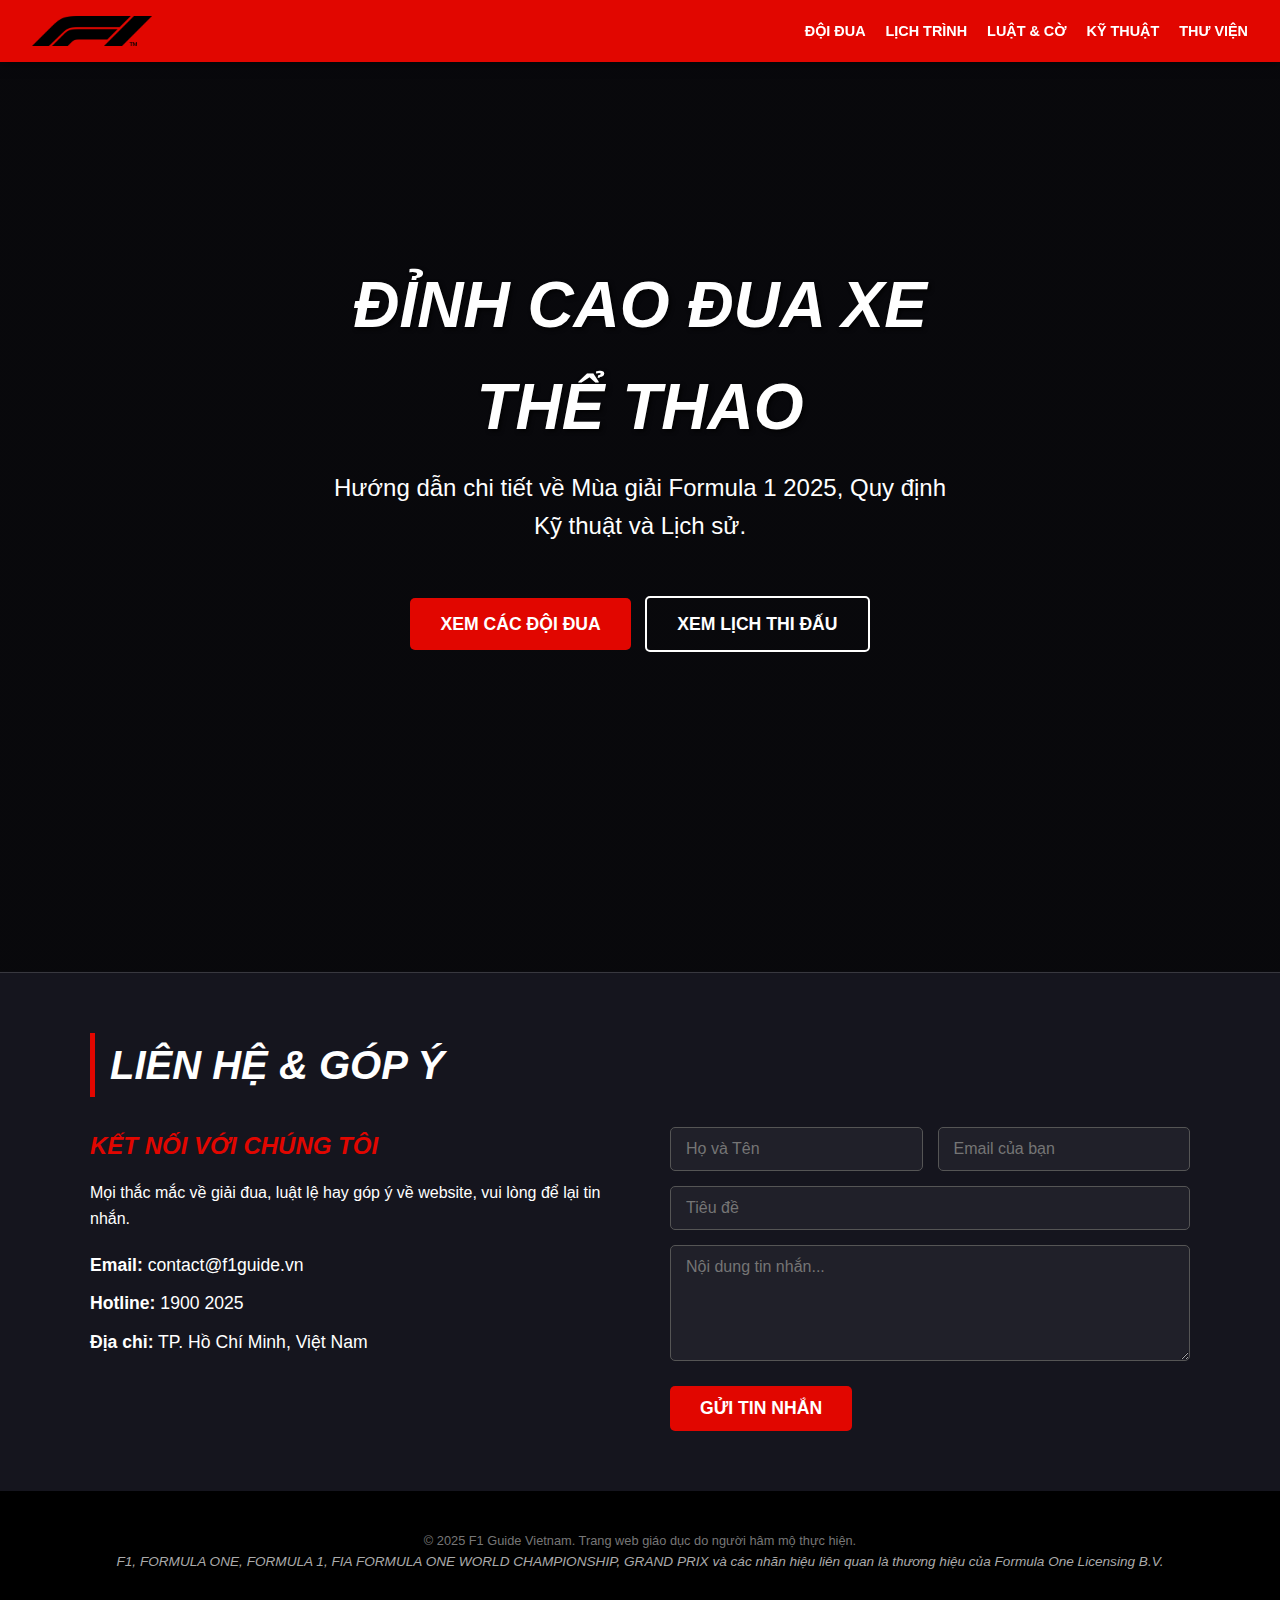
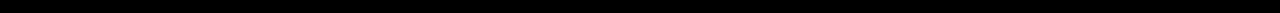
<file: index.html>
<!DOCTYPE html>
<html lang="vi">
<head>
    <meta charset="UTF-8">
    <meta name="viewport" content="width=device-width, initial-scale=1.0">
    <title>Trang Chủ - F1</title>
    <link rel="stylesheet" href="style.css">
</head>
<body>
<div id="global-nav"></div>

    <header>
        <h1>Đỉnh Cao Đua Xe Thể Thao</h1>
        <p>Hướng dẫn chi tiết về Mùa giải Formula 1 2025, Quy định Kỹ thuật và Lịch sử.</p>
        <div style="margin-top: 20px;">
            <a href="teams.html" class="btn">Xem Các Đội Đua</a>
            <a href="calendar.html" class="btn" id="btn2" >Xem Lịch Thi Đấu</a>
        </div>
    </header> <div id="global-footer"></div>
    <script src="/JS/main.js"></script>


</body>
</html>
</file>
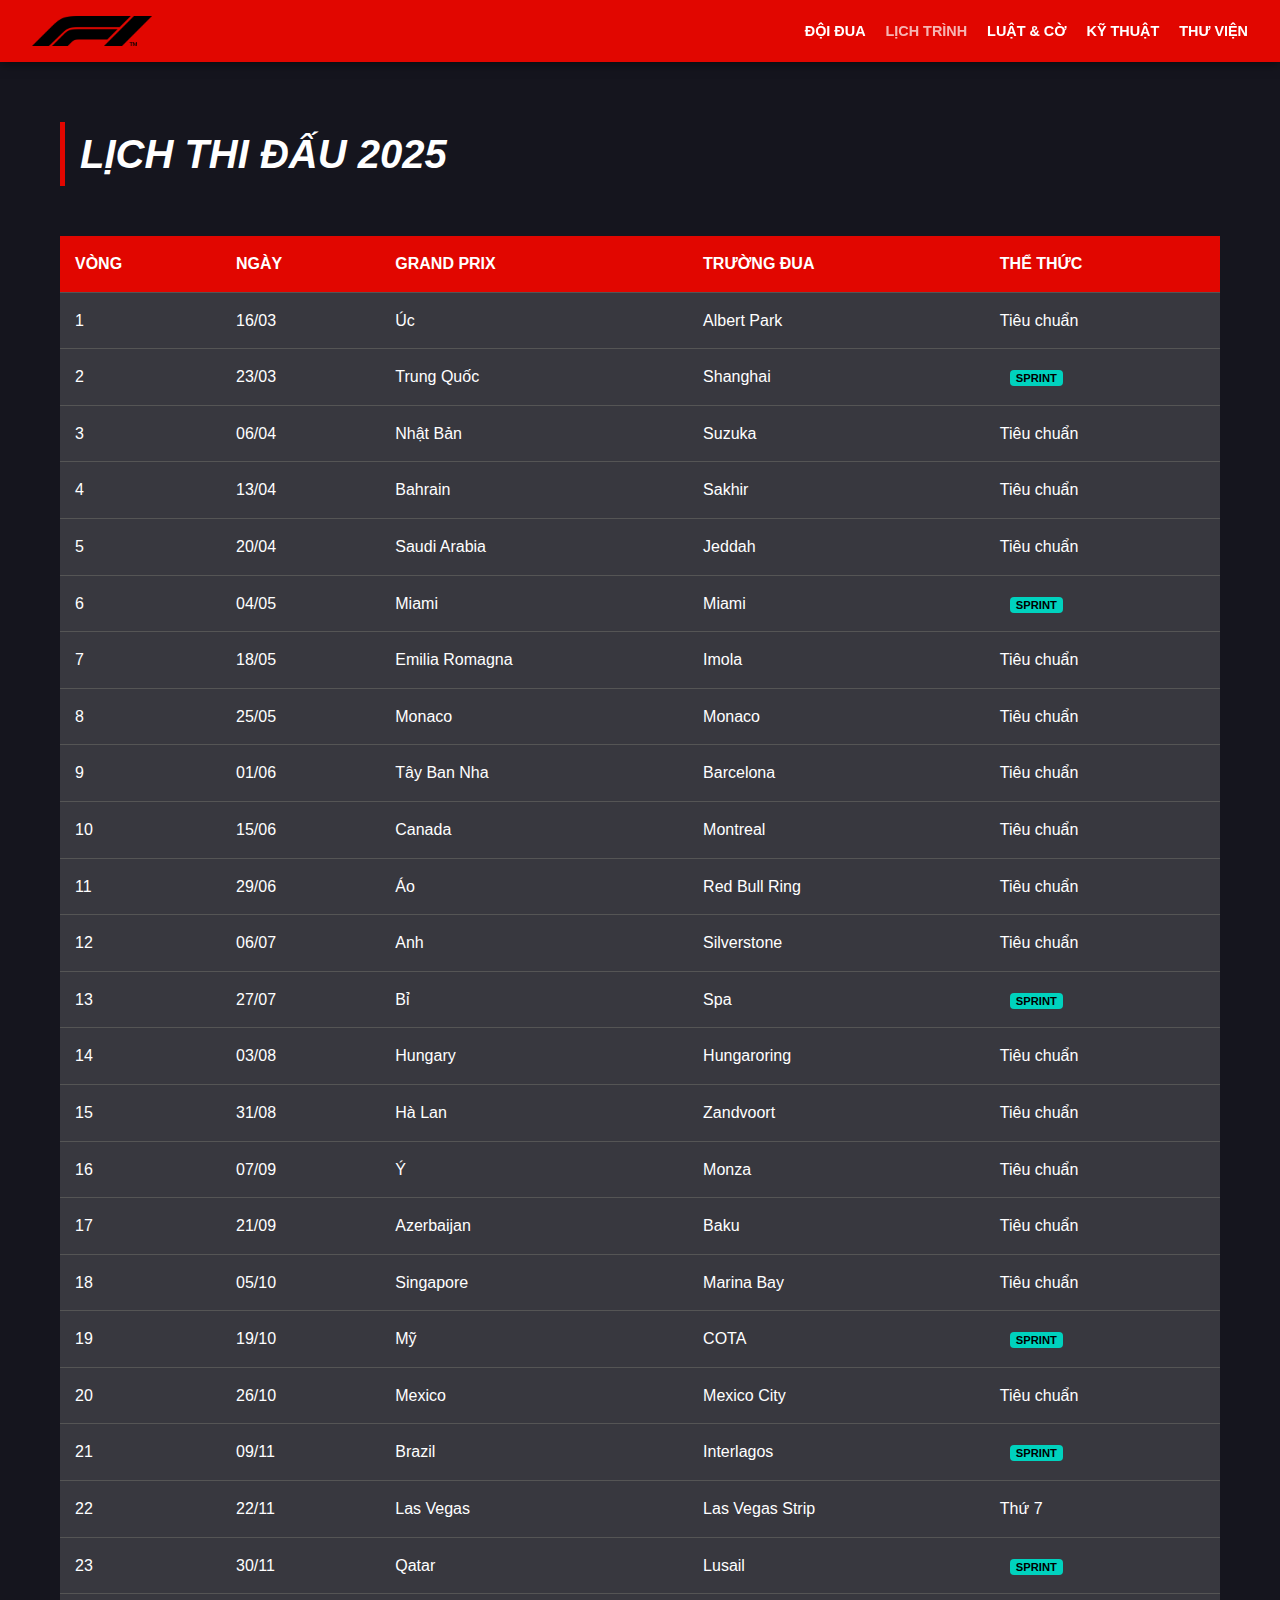
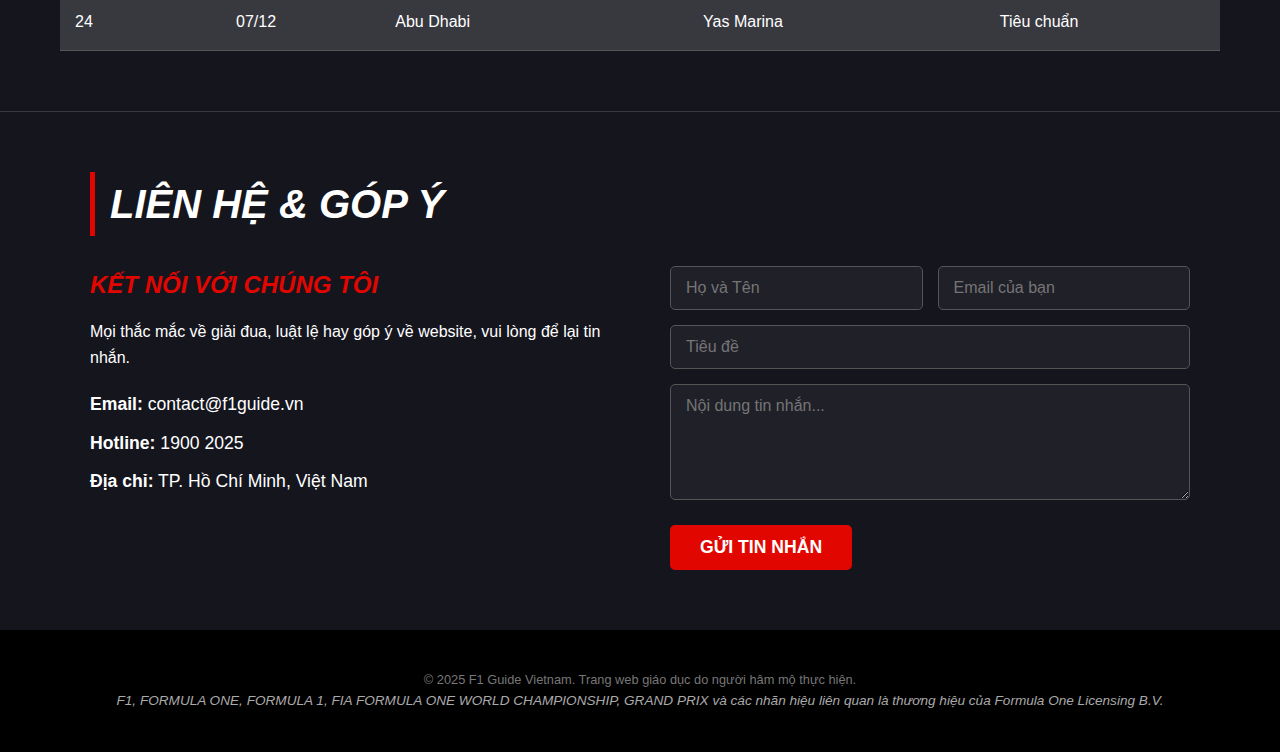
<file: calendar.html>
<!DOCTYPE html>
<html lang="vi">
<head>
    <meta charset="UTF-8">
    <title>Lịch Thi Đấu 2025 - F1</title>
    <link rel="stylesheet" href="style.css">
</head>
<body>
    <div id="global-nav"></div>

    <main>
        <h2>Lịch Thi Đấu 2025</h2>
        <div style="overflow-x:auto;">
            <table>
                <thead><tr><th>Vòng</th><th>Ngày</th><th>Grand Prix</th><th>Trường Đua</th><th>Thể Thức</th></tr></thead>
                <tbody>
                    <tr><td>1</td><td>16/03</td><td>Úc</td><td>Albert Park</td><td>Tiêu chuẩn</td></tr>
                    <tr><td>2</td><td>23/03</td><td>Trung Quốc</td><td>Shanghai</td><td><span class="sprint-badge">SPRINT</span></td></tr>
                    <tr><td>3</td><td>06/04</td><td>Nhật Bản</td><td>Suzuka</td><td>Tiêu chuẩn</td></tr>
                    <tr><td>4</td><td>13/04</td><td>Bahrain</td><td>Sakhir</td><td>Tiêu chuẩn</td></tr>
                    <tr><td>5</td><td>20/04</td><td>Saudi Arabia</td><td>Jeddah</td><td>Tiêu chuẩn</td></tr>
                    <tr><td>6</td><td>04/05</td><td>Miami</td><td>Miami</td><td><span class="sprint-badge">SPRINT</span></td></tr>
                    <tr><td>7</td><td>18/05</td><td>Emilia Romagna</td><td>Imola</td><td>Tiêu chuẩn</td></tr>
                    <tr><td>8</td><td>25/05</td><td>Monaco</td><td>Monaco</td><td>Tiêu chuẩn</td></tr>
                    <tr><td>9</td><td>01/06</td><td>Tây Ban Nha</td><td>Barcelona</td><td>Tiêu chuẩn</td></tr>
                    <tr><td>10</td><td>15/06</td><td>Canada</td><td>Montreal</td><td>Tiêu chuẩn</td></tr>
                    <tr><td>11</td><td>29/06</td><td>Áo</td><td>Red Bull Ring</td><td>Tiêu chuẩn</td></tr>
                    <tr><td>12</td><td>06/07</td><td>Anh</td><td>Silverstone</td><td>Tiêu chuẩn</td></tr>
                    <tr><td>13</td><td>27/07</td><td>Bỉ</td><td>Spa</td><td><span class="sprint-badge">SPRINT</span></td></tr>
                    <tr><td>14</td><td>03/08</td><td>Hungary</td><td>Hungaroring</td><td>Tiêu chuẩn</td></tr>
                    <tr><td>15</td><td>31/08</td><td>Hà Lan</td><td>Zandvoort</td><td>Tiêu chuẩn</td></tr>
                    <tr><td>16</td><td>07/09</td><td>Ý</td><td>Monza</td><td>Tiêu chuẩn</td></tr>
                    <tr><td>17</td><td>21/09</td><td>Azerbaijan</td><td>Baku</td><td>Tiêu chuẩn</td></tr>
                    <tr><td>18</td><td>05/10</td><td>Singapore</td><td>Marina Bay</td><td>Tiêu chuẩn</td></tr>
                    <tr><td>19</td><td>19/10</td><td>Mỹ</td><td>COTA</td><td><span class="sprint-badge">SPRINT</span></td></tr>
                    <tr><td>20</td><td>26/10</td><td>Mexico</td><td>Mexico City</td><td>Tiêu chuẩn</td></tr>
                    <tr><td>21</td><td>09/11</td><td>Brazil</td><td>Interlagos</td><td><span class="sprint-badge">SPRINT</span></td></tr>
                    <tr><td>22</td><td>22/11</td><td>Las Vegas</td><td>Las Vegas Strip</td><td>Thứ 7</td></tr>
                    <tr><td>23</td><td>30/11</td><td>Qatar</td><td>Lusail</td><td><span class="sprint-badge">SPRINT</span></td></tr>
                    <tr><td>24</td><td>07/12</td><td>Abu Dhabi</td><td>Yas Marina</td><td>Tiêu chuẩn</td></tr>
                </tbody>
            </table>
        </div>
    </main>
<div id="global-footer"></div>
    <script src="JS/main.js"></script>
</body>
</html>
</file>
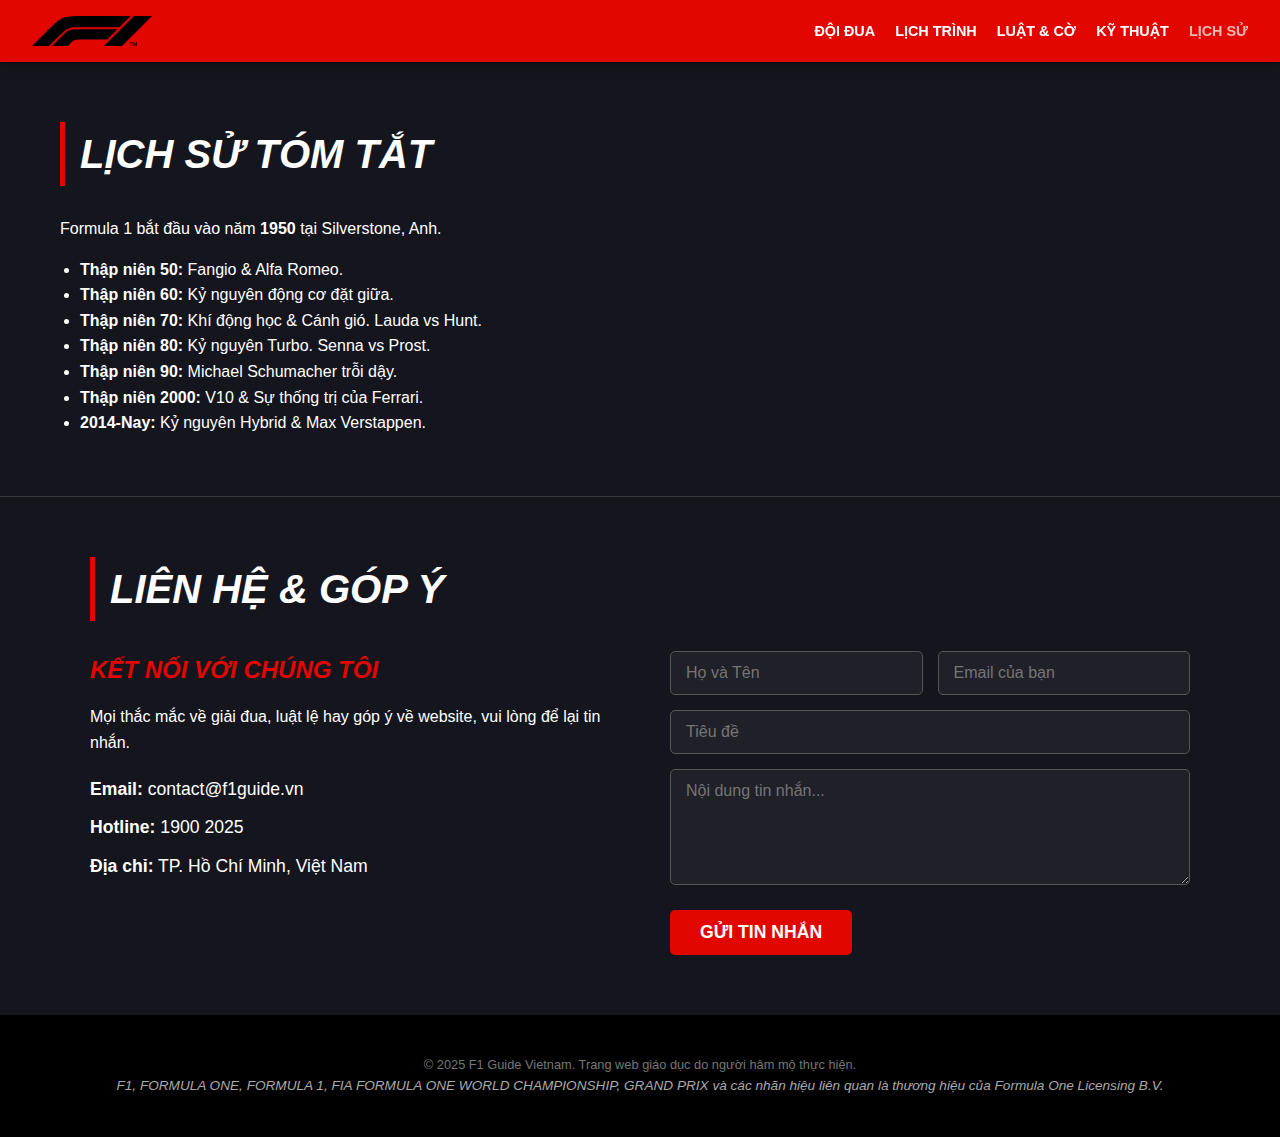
<file: history.html>
<!DOCTYPE html>
<html lang="vi">
<head>
    <meta charset="UTF-8">
    <title>Lịch Sử - F1 Guide</title>
    <link rel="stylesheet" href="style.css">
</head>
<body>
    <nav>
        <a href="index.html" class="logo-container">
            <img class="f1-logo-svg" src="/asset/img/F1.svg.png" alt="F1 Logo">
            <div class="logo"></div>
        </a>
        <ul>
            <li><a href="teams.html">Đội Đua</a></li>
            <li><a href="calendar.html">Lịch Trình</a></li>
            <li><a href="rules.html">Luật & Cờ</a></li>
            <li><a href="tech.html">Kỹ Thuật</a></li>
            <li><a href="history.html" class="active">Lịch Sử</a></li>
        </ul>
    </nav>

    <main>
        <h2>Lịch Sử Tóm Tắt</h2>
        <p>Formula 1 bắt đầu vào năm <strong>1950</strong> tại Silverstone, Anh.</p>
        <ul style="margin-left: 20px; margin-top: 15px;">
            <li><strong>Thập niên 50:</strong> Fangio & Alfa Romeo.</li>
            <li><strong>Thập niên 60:</strong> Kỷ nguyên động cơ đặt giữa.</li>
            <li><strong>Thập niên 70:</strong> Khí động học & Cánh gió. Lauda vs Hunt.</li>
            <li><strong>Thập niên 80:</strong> Kỷ nguyên Turbo. Senna vs Prost.</li>
            <li><strong>Thập niên 90:</strong> Michael Schumacher trỗi dậy.</li>
            <li><strong>Thập niên 2000:</strong> V10 & Sự thống trị của Ferrari.</li>
            <li><strong>2014-Nay:</strong> Kỷ nguyên Hybrid & Max Verstappen.</li>
        </ul>
    </main>
<div id="global-footer"></div>
    <script src="/asset/JS/main.js"></script>
</body>
</html>
</file>
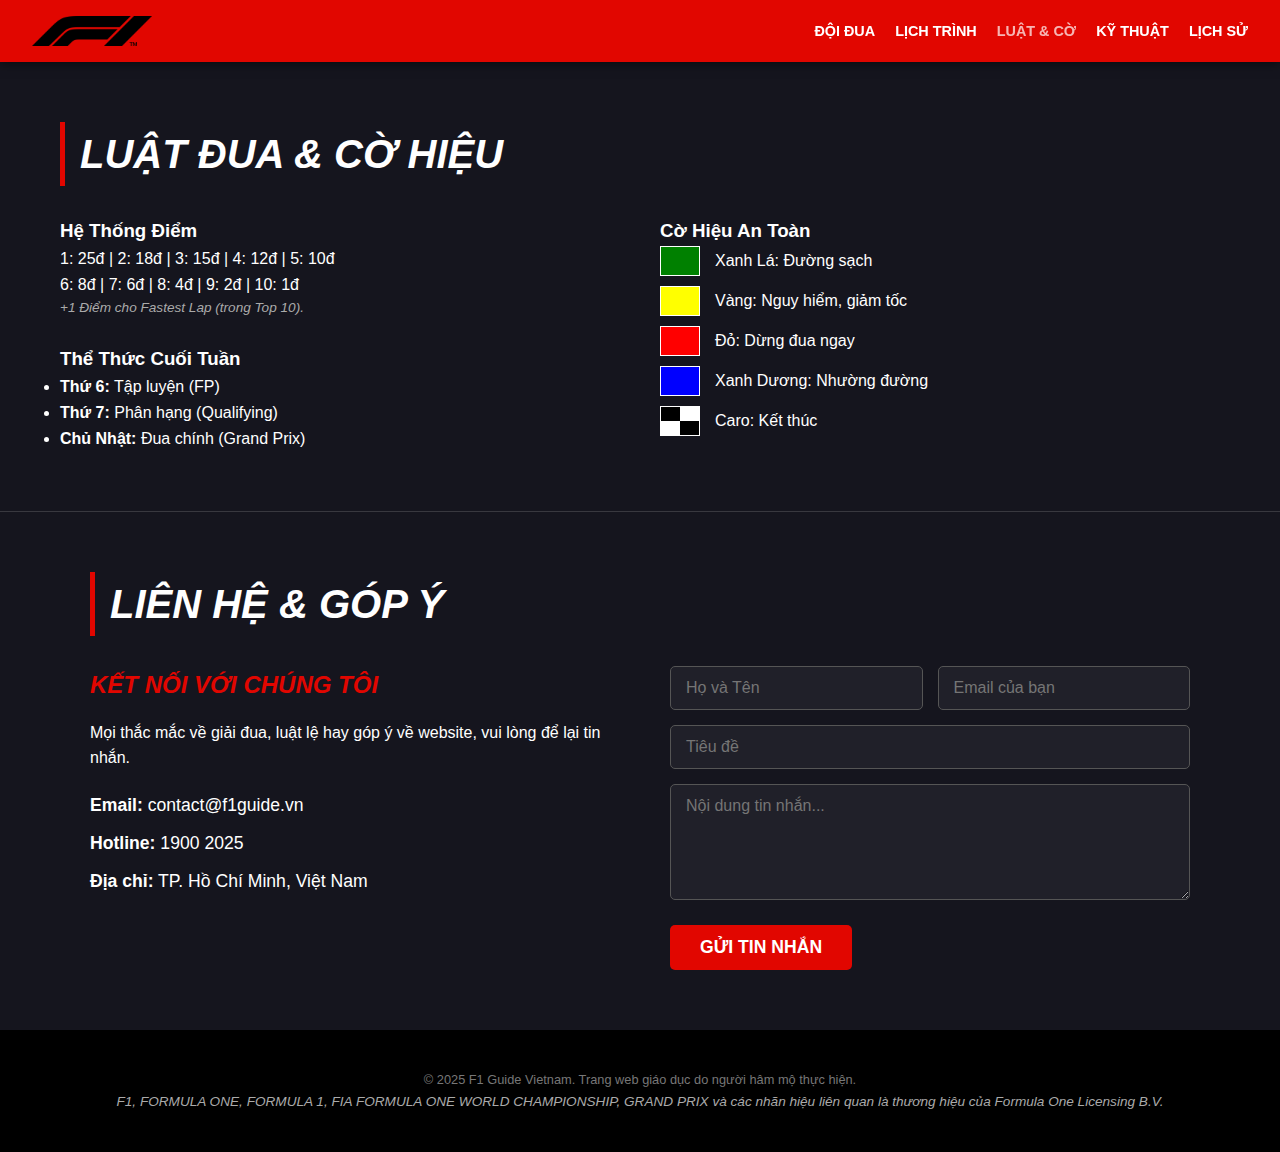
<file: rules.html>
<!DOCTYPE html>
<html lang="vi">
<head>
    <meta charset="UTF-8">
    <title>Luật Lệ - F1 Guide</title>
    <link rel="stylesheet" href="style.css">
</head>
<body>
    <nav>
        <a href="index.html" class="logo-container">
            <img class="f1-logo-svg" src="/asset/img/F1.svg.png" alt="F1 Logo">
            <div class="logo"></div>
        </a>
        <ul>
            <li><a href="teams.html">Đội Đua</a></li>
            <li><a href="calendar.html">Lịch Trình</a></li>
            <li><a href="rules.html" class="active">Luật & Cờ</a></li>
            <li><a href="tech.html">Kỹ Thuật</a></li>
            <li><a href="history.html">Lịch Sử</a></li>
        </ul>
    </nav>

    <main>
        <h2>Luật Đua & Cờ Hiệu</h2>
        <div class="rules-grid">
            <div>
                <h3>Hệ Thống Điểm</h3>
                <p>1: 25đ | 2: 18đ | 3: 15đ | 4: 12đ | 5: 10đ <br> 6: 8đ | 7: 6đ | 8: 4đ | 9: 2đ | 10: 1đ</p>
                <p class="note">+1 Điểm cho Fastest Lap (trong Top 10).</p>
                <br>
                <h3>Thể Thức Cuối Tuần</h3>
                <ul>
                    <li><strong>Thứ 6:</strong> Tập luyện (FP)</li>
                    <li><strong>Thứ 7:</strong> Phân hạng (Qualifying)</li>
                    <li><strong>Chủ Nhật:</strong> Đua chính (Grand Prix)</li>
                </ul>
            </div>
            <div>
                <h3>Cờ Hiệu An Toàn</h3>
                <div class="flag-item"><div class="flag-icon" style="background:green;"></div><span>Xanh Lá: Đường sạch</span></div>
                <div class="flag-item"><div class="flag-icon" style="background:yellow;"></div><span>Vàng: Nguy hiểm, giảm tốc</span></div>
                <div class="flag-item"><div class="flag-icon" style="background:red;"></div><span>Đỏ: Dừng đua ngay</span></div>
                <div class="flag-item"><div class="flag-icon" style="background:blue;"></div><span>Xanh Dương: Nhường đường</span></div>
                <div class="flag-item"><div class="flag-icon" style="background:conic-gradient(#fff 90deg, #000 90deg 180deg, #fff 180deg 270deg, #000 270deg);"></div><span>Caro: Kết thúc</span></div>
            </div>
        </div>
    </main>
<div id="global-footer"></div>
    <script src="/asset/JS/main.js"></script>
</body>
</html>
</file>
<file: style.css>
:root {
    --f1-red: #e10600;
    --f1-dark: #15151e;
    --f1-gray: #38383f;
    --text-color: #ffffff;
}

* {
    box-sizing: border-box;
    margin: 0;
    padding: 0;
    font-family: 'Titillium Web', 'Segoe UI', Roboto, Helvetica, Arial, sans-serif;
}

body {
    background-color: var(--f1-dark);
    color: var(--text-color);
    line-height: 1.6;
    display: flex;
    flex-direction: column;
    min-height: 100vh;

    
    
    display: flex;
    flex-direction: column;
    min-height: 100vh; 
}


nav {
    background-color: var(--f1-red);
    padding: 1rem 2rem;
    position: sticky;
    top: 0;
    z-index: 1000;
    display: flex;
    justify-content: space-between;
    align-items: center;
    box-shadow: 0 2px 10px rgba(0,0,0,0.5);
}

nav .logo-container {
    display: flex;
    align-items: center;
    gap: 10px;
    text-decoration: none;
}

nav .f1-logo-svg {
    height: 30px;
    width: auto;
    filter: brightness(0%);
    fill: white;
}

nav .logo {
    font-size: 1.8rem;
    font-weight: 900;
    font-style: italic;
    letter-spacing: -1px;
    color: white;
}

nav ul {
    list-style: none;
    display: flex;
    gap: 20px;
}

nav a {
    color: white;
    text-decoration: none;
    font-weight: 600;
    text-transform: uppercase;
    font-size: 0.9rem;
    transition: opacity 0.3s;
}

nav a:hover, nav a.active {
    opacity: 0.7;
}
header, main {
    flex: 1; 
    width: 100%;
}

header {
    background: linear-gradient(rgba(0,0,0,0.6), rgba(0,0,0,0.6)), url('https://media.giphy.com/media/v1.Y2lkPTc5MGI3NjExbm1keW43OWlmYTNmOGg4dGs1ZjVkM3NiOWlsYjlkZmJ6enE2ZTc1OCZlcD12MV9naWZzX3NlYXJjaCZjdD1n/UzvlLpSulVBn7ZIucS/giphy.gif');
    background-size: cover;
    background-position: center;
    display: flex;

    flex-direction: column;
    justify-content: center;
    align-items: center;
    text-align: center;
    padding-top: 15% ; 
    padding-bottom: 25%;
    padding-left: 25%;
    padding-right: 25%;
}

header h1 {
    font-size: 4rem;
    text-transform: uppercase;
    font-style: italic;
    margin-bottom: 10px;
    text-shadow: 2px 2px 4px rgba(0,0,0,0.8);
}

header p {
    font-size: 1.5rem;
    max-width: 800px;
    margin-bottom: 30px;
}

.btn {
    background-color: var(--f1-red);
    color: white;
    padding: 12px 30px;
    border: none;
    border-radius: 5px;
    font-size: 1.1rem;
    cursor: pointer;
    text-transform: uppercase;
    font-weight: bold;
    text-decoration: none;
    transition: background 0.3s;
    display: inline-block;
}
#btn2{
    background-color: transparent; border: 2px solid white; margin-left: 10px;
}

.btn:hover { background-color: #b30500; }


main {
    padding: 60px 20px;
    max-width: 1200px;
    margin: 0 auto;
    width: 100%;
    flex: 1;
}

h2 {
    font-size: 2.5rem;
    margin-bottom: 30px;
    border-left: 5px solid var(--f1-red);
    padding-left: 15px;
    text-transform: uppercase;
    font-style: italic;
}


.grid-container {
    display: grid;
    grid-template-columns: repeat(auto-fit, minmax(300px, 1fr));
    gap: 20px;
}

.team-card {
    background-color: var(--f1-gray);
    border-radius: 10px;
    padding: 20px;
    border-top: 3px solid var(--team-color, #fff);
}

.driver {
    display: flex;
    justify-content: space-between;
    margin: 5px 0;
    padding: 5px 0;
    border-bottom: 1px solid #555;
}


table {
    width: 100%;
    border-collapse: collapse;
    margin-top: 20px;
    background-color: var(--f1-gray);
}

th, td { padding: 15px; text-align: left; border-bottom: 1px solid #555; }
th { background-color: var(--f1-red); text-transform: uppercase; }
tr:hover { background-color: #444; }
.sprint-badge { background-color: #00d2be; color: #000; font-size: 0.7rem; padding: 2px 6px; border-radius: 4px; font-weight: bold; margin-left: 10px; }


.rules-grid {
    display: grid;
    grid-template-columns: repeat(auto-fit, minmax(400px, 1fr));
    gap: 40px;
}

.flag-item { display: flex; align-items: center; width: 100%; margin-bottom: 10px; }
.flag-icon { width: 40px; height: 30px; margin-right: 15px; border: 1px solid #fff; }


.tyre-row { display: flex; gap: 20px; margin-top: 20px; flex-wrap: wrap; }
.tyre {
    width: 80px; height: 80px; border-radius: 50%; border: 8px solid;
    display: flex; justify-content: center; align-items: center;
    font-weight: bold; text-align: center; font-size: 0.8rem;
}
.tyre.c1, .tyre.c2, .tyre.c3 { border-color: white; }
.tyre.c3-med, .tyre.c4 { border-color: yellow; color: yellow; }
.tyre.c5, .tyre.c6 { border-color: var(--f1-red); color: var(--f1-red); }
.tyre.wet { border-color: blue; color: blue; }
.tyre.inter { border-color: green; color: green; }

footer {
    text-align: center;
    padding: 40px;
    background-color: #000;
    color: #777;
    font-size: 0.8rem;
    margin-top: auto;
}
.note { font-size: 0.85rem; color: #aaa; font-style: italic; }

@media (max-width: 768px) {
    header h1 { font-size: 2.5rem; }
    nav ul { display: none; } 
    .rules-grid { grid-template-columns: 1fr; }
}

.driver-grid {
    display: flex;            
    overflow-x: auto;          
    gap: 20px;                
    padding: 20px 0;
    
    
    scroll-snap-type: x mandatory; 
    -webkit-overflow-scrolling: touch; 

    
    scrollbar-width: none;      
}


.driver-grid::-webkit-scrollbar {
    display: none;
}


.driver-card {
    
    flex: 0 0 auto;
    
    width: 280px;      
    height: 380px;     
    
    position: relative;
    border-radius: 15px;
    overflow: hidden;
    background-color: var(--team-color);
    cursor: pointer;
    transition: transform 0.3s ease;
    
    
    scroll-snap-align: center; 
    
    
    background-image: linear-gradient(
        135deg,
        rgba(0, 0, 0, 0.15) 25%,
        transparent 25%,
        transparent 50%,
        rgba(0, 0, 0, 0.15) 50%,
        rgba(0, 0, 0, 0.15) 75%,
        transparent 75%,
        transparent
    );
    background-size: 40px 40px;
}

.driver-card:hover {
    transform: scale(1.05); 
    z-index: 2;
}



.driver-number-bg {
    position: absolute;
    top: -10px;
    right: 10px;
    font-size: 5rem;
    font-weight: 900;
    color: rgba(0, 0, 0, 0.1);
    font-style: italic;
    z-index: 1;
}

.driver-image {
    width: 100%;
    height: 100%;
    object-fit: cover;
    object-position: top center;
    position: absolute;
    top: 0;
    left: 0;
    z-index: 2;
    mask-image: linear-gradient(to bottom, black 70%, transparent 100%); 
    -webkit-mask-image: linear-gradient(to bottom, black 70%, transparent 100%);
    transition: transform 0.3s;
}

.driver-info {
    position: absolute;
    bottom: 20px;
    left: 20px;
    z-index: 3;
    color: white;
    line-height: 1;
    text-shadow: 2px 2px 4px rgba(0,0,0,0.8);
    pointer-events: none; 
}

.driver-firstname {
    display: block;
    font-size: 1.1rem;
    font-weight: 400;
    margin-bottom: 5px;
    opacity: 0.9;
}

.driver-lastname {
    display: block;
    font-size: 1.8rem;
    font-weight: 900;
    text-transform: uppercase;
    font-style: italic;
}

.driver-grid-container {
    position: relative;
    display: flex;
    align-items: center;
}

.driver-grid {
    display: flex;
    overflow-x: auto;
    scroll-behavior: smooth;
    -ms-overflow-style: none;  
    scrollbar-width: none;  
    gap: 20px;
    padding: 10px 0;
}

.driver-grid::-webkit-scrollbar {
    display: none; 
}

.scroll-btn {
    position: absolute;
    top: 50%;
    transform: translateY(-50%);
    background-color: rgba(0, 0, 0, 0.5);
    color: white;
    border: none;
    border-radius: 50%;
    width: 40px;
    height: 40px;
    font-size: 24px;
    cursor: pointer;
    z-index: 10;
    display: flex;
    justify-content: center;
    align-items: center;
}

.scroll-btn.left {
    left: -20px;
}

.scroll-btn.right {
    right: -20px;
}

.scroll-btn:hover {
    background-color: rgba(0, 0, 0, 0.8);
}
 



.contact-wrapper {
    display: grid;
    grid-template-columns: 1fr 1fr;
    gap: 50px;
    margin-top: 20px;
}


.contact-info h3 {
    font-size: 1.5rem;
    color: var(--f1-red);
    margin-bottom: 15px;
    text-transform: uppercase;
    font-style: italic;
}

.contact-list {
    list-style: none;
    margin-top: 20px;
}

.contact-list li {
    margin-bottom: 10px;
    font-size: 1.1rem;
}


.contact-form {
    display: flex;
    flex-direction: column;
    gap: 15px;
}


.input-group {
    display: flex;
    gap: 15px;
}


.contact-form input,
.contact-form textarea {
    width: 100%;
    padding: 12px 15px;
    background-color: rgba(255, 255, 255, 0.05); 
    border: 1px solid #555;
    border-radius: 5px;
    color: white;
    font-size: 1rem;
    transition: all 0.3s ease;
    outline: none;
}


.contact-form input:focus,
.contact-form textarea:focus {
    border-color: var(--f1-red);
    background-color: rgba(255, 255, 255, 0.1);
    box-shadow: 0 0 10px rgba(225, 6, 0, 0.2);
}


.contact-form button {
    align-self: flex-start; 
    margin-top: 10px;
    width: auto;
    min-width: 150px;
}


@media (max-width: 768px) {
    .contact-wrapper {
        grid-template-columns: 1fr; 
        gap: 30px;
    }
    
    .input-group {
        flex-direction: column; 
    }
    
    .contact-form button {
        width: 100%; 
    }
} 



#contact {
    padding: 60px 20px; 
    width: 100%;
    background-color: var(--f1-dark); 
}


#contact h2, 
.contact-wrapper {
    max-width: 1100px;  
    margin-left: auto;  
    margin-right: auto; 
}


.contact-wrapper {
    display: grid;
    grid-template-columns: 1fr 1fr; 
    gap: 60px; 
    margin-top: 30px;
}


@media (max-width: 768px) {
    .contact-wrapper {
        grid-template-columns: 1fr; 
        gap: 30px;
    }
}




.tech-details-container {
    margin-top: 50px;
    display: flex;
    flex-direction: column;
    gap: 40px;
}

.tech-section {
    display: flex;
    align-items: center;
    gap: 40px;
    background-color: var(--f1-gray);
    padding: 30px;
    border-radius: 15px;
    border-left: 5px solid var(--f1-red);
    transition: transform 0.3s, box-shadow 0.3s;
    opacity: 0;
    animation: fadeInUp 0.8s forwards;
    
    overflow: hidden;
}


.tech-section:nth-child(1) { animation-delay: 0.1s; }
.tech-section:nth-child(2) { animation-delay: 0.3s; }
.tech-section:nth-child(3) { animation-delay: 0.5s; }

.tech-section:nth-child(even) {
    flex-direction: row-reverse;
    border-left: none;
    border-right: 5px solid var(--f1-red);
}

.tech-section:hover {
    transform: translateY(-5px);
    box-shadow: 0 10px 20px rgba(0,0,0,0.5);
}

.tech-content {
    flex: 1;
}

.tech-content h3 {
    margin-bottom: 20px;
    color: var(--f1-red);
    font-size: 1.8rem;
    text-transform: uppercase;
    font-style: italic;
    display: flex;
    align-items: center;
    gap: 10px;
}

.tech-content ul {
    list-style: none;
}

.tech-content li {
    margin-bottom: 15px;
    font-size: 1.1rem;
    position: relative;
    padding-left: 20px;
}

.tech-content li::before {
    content: "•";
    color: var(--f1-red);
    font-weight: bold;
    position: absolute;
    left: 0;
}

.tech-image {
    flex: 1;
    border-radius: 10px;
    overflow: hidden;
    box-shadow: 0 5px 15px rgba(0,0,0,0.3);
    
    min-height: 250px;
    background-color: #000;
}

.tech-image img {
    width: 100%;
    height: 100%;
    object-fit: cover;
    display: block;
    transition: transform 0.5s;
}

.tech-section:hover .tech-image img {
    transform: scale(1.05);
}

@keyframes fadeInUp {
    from {
        opacity: 0;
        transform: translateY(30px);
    }
    to {
        opacity: 1;
        transform: translateY(0);
    }
}


@media (max-width: 768px) {
    .tech-section, .tech-section:nth-child(even) {
        flex-direction: column;
    }

    .tech-image {
        width: 100%;
        margin-top: 20px;
        min-height: 200px;
    }
}


.gallery-grid {
    display: grid;
    grid-template-columns: repeat(3, 1fr); 
    gap: 30px;
    margin-top: 30px;
}

.gallery-item {
    cursor: pointer;
    transition: transform 0.3s ease;
    display: flex;
    flex-direction: column;
}

.gallery-item img {
    width: 100%;
    aspect-ratio: 3/2; 
    object-fit: cover;
    border-radius: 5px;
    transition: transform 0.3s ease, filter 0.3s ease;
}

.gallery-item:hover img {
    transform: scale(1.02);
    filter: brightness(1.1);
}

.gallery-caption {
    margin-top: 15px;
    text-align: left;
}

.gallery-title {
    font-size: 1.1rem;
    font-weight: 600;
    color: #fff;
    margin-bottom: 5px;
    display: block;
}

.gallery-subtitle {
    font-size: 0.85rem;
    color: #aaa;
    text-transform: uppercase;
    display: block;
}


@media (max-width: 900px) {
    .gallery-grid {
        grid-template-columns: repeat(2, 1fr);
    }
}

@media (max-width: 600px) {
    .gallery-grid {
        grid-template-columns: 1fr;
    }
}



.lightbox {
    display: none; 
    position: fixed;
    z-index: 2000; 
    padding-top: 50px;
    left: 0;
    top: 0;
    width: 100%;
    height: 100%;
    overflow: auto;
    background-color: rgba(0, 0, 0, 0.9);
    justify-content: center;
    align-items: center;
    flex-direction: column;
}

.lightbox-content {
    margin: auto;
    display: block;
    width: 80%;
    max-width: 900px;
    max-height: 80vh;
    object-fit: contain;
    border: 2px solid var(--f1-red);
    box-shadow: 0 0 20px rgba(0,0,0,0.8);
    animation: zoomIn 0.3s;
}

#caption {
    margin: auto;
    display: block;
    width: 80%;
    max-width: 700px;
    text-align: center;
    color: #ccc;
    padding: 10px 0;
    font-size: 1.2rem;
    font-style: italic;
}

.close {
    position: absolute;
    top: 20px;
    right: 35px;
    color: #f1f1f1;
    font-size: 40px;
    font-weight: bold;
    transition: 0.3s;
    cursor: pointer;
}

.close:hover,
.close:focus {
    color: var(--f1-red);
    text-decoration: none;
    cursor: pointer;
}

@keyframes zoomIn {
    from {transform:scale(0)}
    to {transform:scale(1)}
}

/* --- CAROUSEL SLIDER --- */
#highlights {
    text-align: center;
    padding: 20px;
}

 .carousel-container { 
     width: 80%; 
     max-width: 1000px; 
     margin: 0 auto; 
     position: relative; 
     overflow: hidden; 
     border-radius: 15px; 
     border: 2px solid var(--f1-gray); 
     box-shadow: 0 10px 30px rgba(0,0,0,0.5); 
 } 

.carousel-slide {
    display: flex; /* Xếp các ảnh thành hàng ngang */
    width: 100%;
    height: 500px; /* Chiều cao cố định */
    transition: transform 0.5s ease-in-out; /* Hiệu ứng trượt mượt mà */
}

.carousel-item {
    min-width: 100%; /* Mỗi ảnh chiếm trọn khung */
    position: relative;
}

.carousel-item img {
    width: 100%;
    height: 100%;
    object-fit: cover; /* Cắt ảnh vừa khung mà không méo */
}

/* Chú thích trên ảnh */
.carousel-caption {
    position: absolute;
    bottom: 0;
    left: 0;
    width: 100%;
    padding: 20px;
    background: rgba(0, 0, 0, 0.7); /* Nền đen mờ */
    color: white;
    font-size: 1.5rem;
    font-weight: bold;
    text-transform: uppercase;
    font-style: italic;
}

/* Nút Next / Prev */
#prevBtn, #nextBtn {
    position: absolute;
    top: 50%;
    transform: translateY(-50%);
    background-color: rgba(225, 6, 0, 0.7); /* Màu đỏ F1 mờ */
    color: white;
    border: none;
    padding: 15px;
    cursor: pointer;
    font-size: 18px;
    border-radius: 50%;
    width: 50px;
    height: 50px;
    z-index: 10;
    transition: 0.3s;
}

#prevBtn:hover, #nextBtn:hover {
    background-color: var(--f1-red);
}

#prevBtn { left: 20px; }
#nextBtn { right: 20px; }

/* Responsive trên mobile */
@media (max-width: 768px) {
    .carousel-container { width: 95%; }
    .carousel-slide { height: 300px; }
    .carousel-caption { font-size: 1rem; padding: 10px; }
}
</file>
